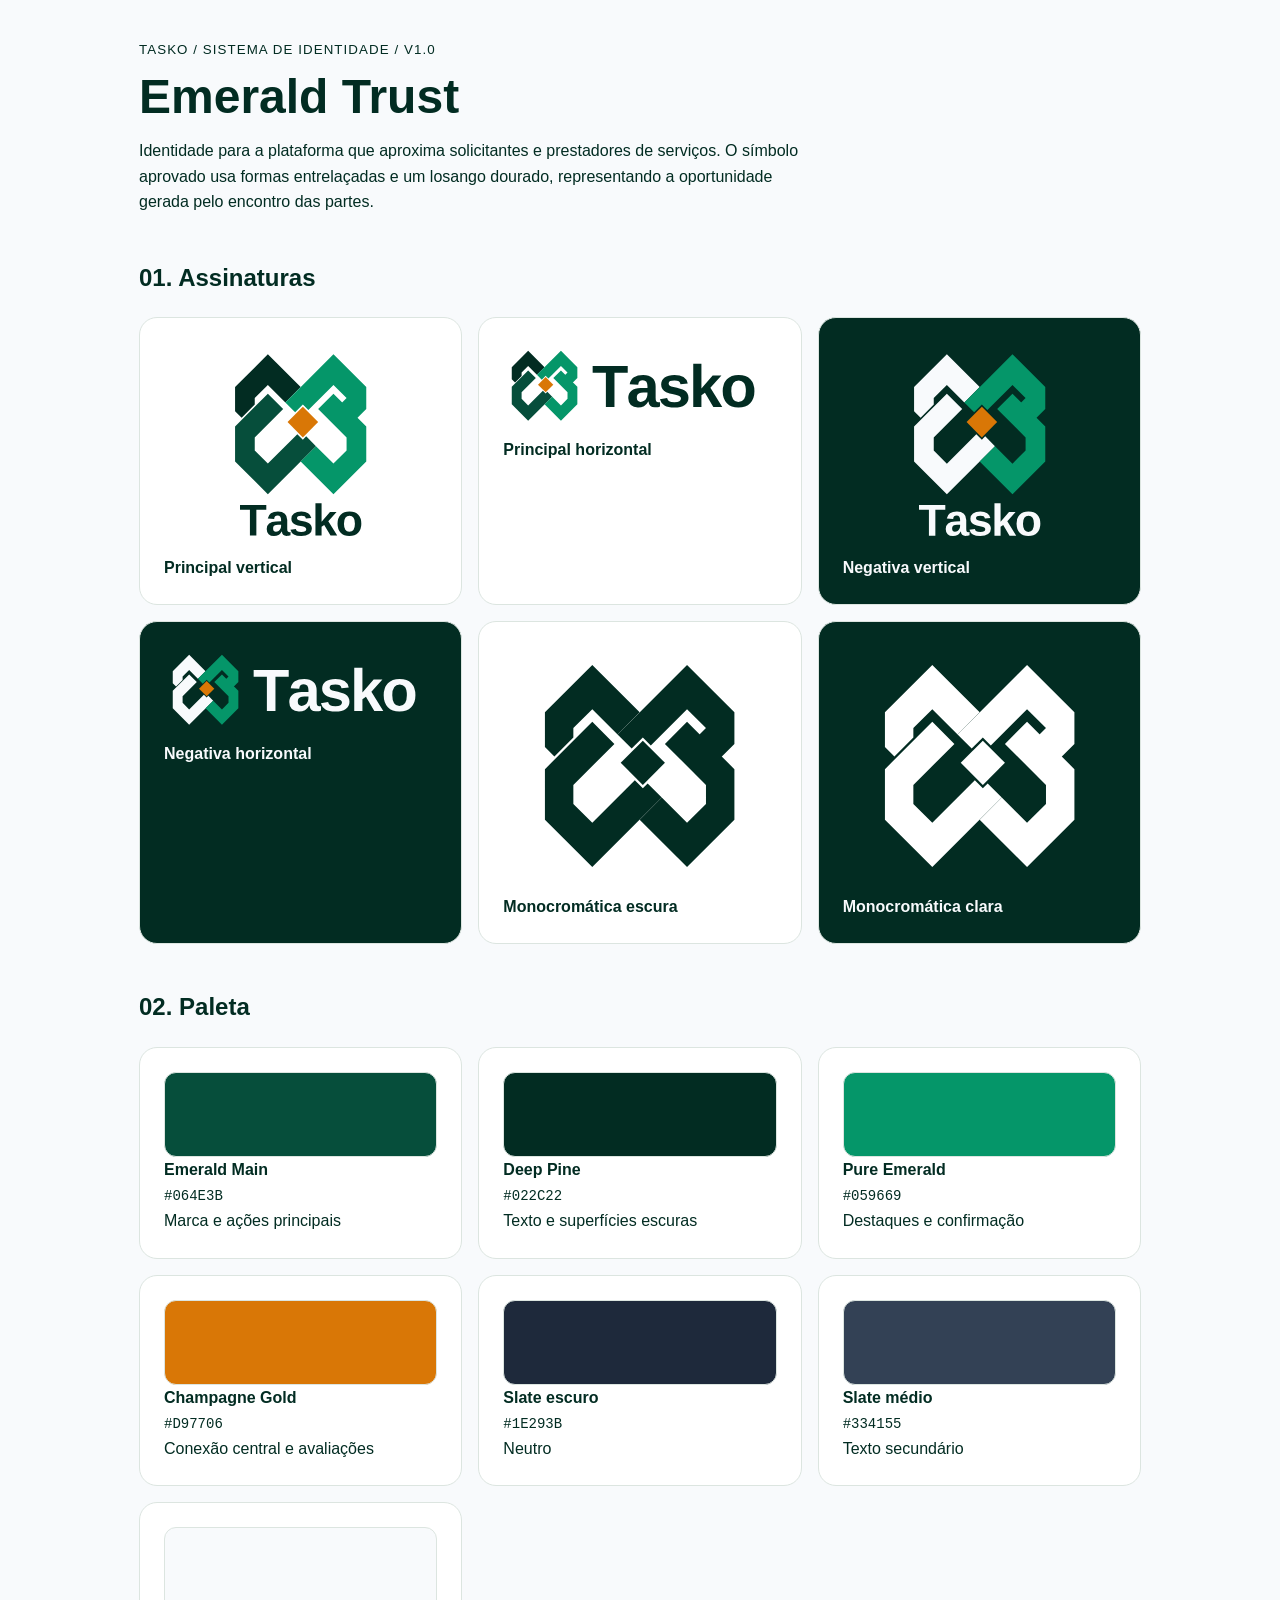
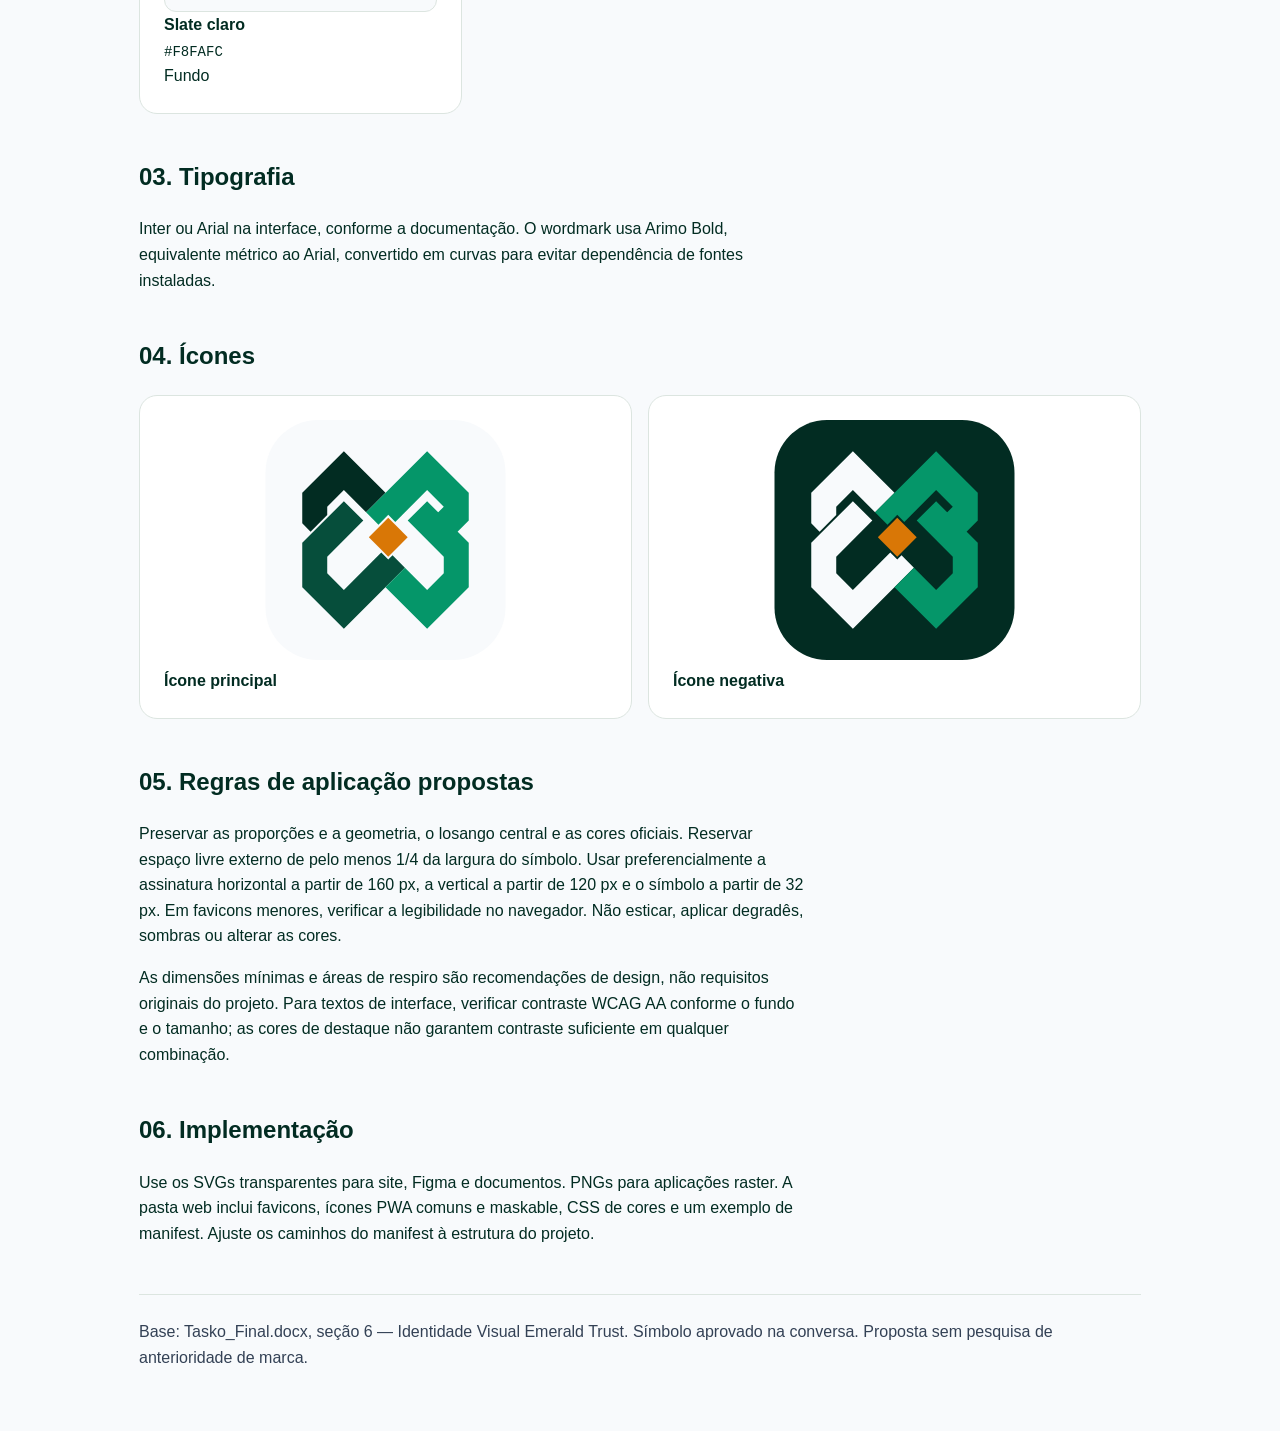
<file: docs/Tasko_kit_identidade_final/guia/guia-de-marca.html>
<!doctype html><html lang="pt-BR"><meta charset="utf-8"><meta name="viewport" content="width=device-width,initial-scale=1"><title>Tasko | Guia de marca</title><style>*{box-sizing:border-box}body{margin:0;background:#F8FAFC;color:#022C22;font:16px/1.6 Inter,Arial,sans-serif}main{max-width:1050px;margin:auto;padding:36px 24px}h1{font-size:48px;line-height:1.05;margin:10px 0}h2{margin-top:44px}p{max-width:75ch}small{letter-spacing:.08em} .grid{display:grid;grid-template-columns:repeat(auto-fit,minmax(240px,1fr));gap:16px}.tile{background:white;border:1px solid #dce5e0;border-radius:18px;padding:24px}.dark{background:#022C22;color:#F8FAFC}.tile svg{width:100%;height:auto;max-height:240px}.sw{height:85px;border:1px solid #dce5e0;border-radius:12px}code{font-size:14px}footer{margin-top:48px;border-top:1px solid #dce5e0;padding:24px 0;color:#334155}@media print{body{background:white}.tile{break-inside:avoid}*{print-color-adjust:exact;-webkit-print-color-adjust:exact}}</style><main><small>TASKO / SISTEMA DE IDENTIDADE / V1.0</small><h1>Emerald Trust</h1><p>Identidade para a plataforma que aproxima solicitantes e prestadores de serviços. O símbolo aprovado usa formas entrelaçadas e um losango dourado, representando a oportunidade gerada pelo encontro das partes.</p><h2>01. Assinaturas</h2><div class="grid"><div class="tile "><svg xmlns="http://www.w3.org/2000/svg" width="400" height="300" viewBox="0 0 400 300" role="img" aria-label="Tasko"><g transform="translate(104 18) scale(1.6)"><path fill="#022C22" fill-rule="evenodd" d="M0.0000 52.0000 L6.0000 58.0000 L18.0000 46.0000 L18.0000 40.0000 L30.0000 28.0000 L46.0000 44.0000 L60.0000 30.0000 L30.0000 0.0000 L0.0000 30.0000 Z"/><path fill="#059669" fill-rule="evenodd" d="M90.0000 28.0000 L102.0000 40.0000 L90.0000 52.0000 L104.0000 66.0000 L120.0000 50.0000 L120.0000 30.0000 L90.0000 0.0000 L46.0000 44.0000 L54.9393 52.9393 L62.0000 45.8787 L67.0607 50.9393 Z"/><path fill="#064E3B" fill-rule="evenodd" d="M30.0000 100.0000 L18.0000 88.0000 L18.0000 76.0000 L44.0000 50.0000 L30.0000 36.0000 L0.0000 66.0000 L0.0000 98.0000 L30.0000 128.0000 L74.0000 84.0000 L65.0607 75.0607 L62.0000 78.1213 L56.9393 73.0607 Z"/><path fill="#059669" fill-rule="evenodd" d="M76.0000 50.0000 L102.0000 76.0000 L102.0000 88.0000 L90.0000 100.0000 L74.0000 84.0000 L60.0000 98.0000 L90.0000 128.0000 L120.0000 98.0000 L120.0000 66.0000 L90.0000 36.0000 Z"/><path fill="#D97706" fill-rule="evenodd" d="M62 48 L76 62 L62 76 L48 62 Z"/></g><g fill="#022C22" transform="translate(110.47971 283.36170) scale(0.03191489 -0.03191489)"><path transform="translate(0 0)" d="M773 1181V0H478V1181H23V1409H1229V1181Z"/><path transform="translate(1187.9846153846154 0)" d="M393 -20Q236 -20 148.0 65.5Q60 151 60 306Q60 474 169.5 561.0Q279 648 487 652L720 656V711Q720 817 683.0 868.5Q646 920 562 920Q484 920 447.5 884.5Q411 849 402 767L109 781Q136 939 253.5 1020.5Q371 1102 574 1102Q779 1102 890.0 1001.0Q1001 900 1001 714V320Q1001 229 1021.5 194.5Q1042 160 1090 160Q1122 160 1152 166V14Q1127 8 1107.0 3.0Q1087 -2 1067.0 -5.0Q1047 -8 1024.5 -10.0Q1002 -12 972 -12Q866 -12 815.5 40.0Q765 92 755 193H749Q631 -20 393 -20ZM720 501 576 499Q478 495 437.0 477.5Q396 460 374.5 424.0Q353 388 353 328Q353 251 388.5 213.5Q424 176 483 176Q549 176 603.5 212.0Q658 248 689.0 311.5Q720 375 720 446Z"/><path transform="translate(2263.9692307692308 0)" d="M1055 316Q1055 159 926.5 69.5Q798 -20 571 -20Q348 -20 229.5 50.5Q111 121 72 270L319 307Q340 230 391.5 198.0Q443 166 571 166Q689 166 743.0 196.0Q797 226 797 290Q797 342 753.5 372.5Q710 403 606 424Q368 471 285.0 511.5Q202 552 158.5 616.5Q115 681 115 775Q115 930 234.5 1016.5Q354 1103 573 1103Q766 1103 883.5 1028.0Q1001 953 1030 811L781 785Q769 851 722.0 883.5Q675 916 573 916Q473 916 423.0 890.5Q373 865 373 805Q373 758 411.5 730.5Q450 703 541 685Q668 659 766.5 631.5Q865 604 924.5 566.0Q984 528 1019.5 468.5Q1055 409 1055 316Z"/><path transform="translate(3339.953846153846 0)" d="M834 0 545 490 424 406V0H143V1484H424V634L810 1082H1112L732 660L1141 0Z"/><path transform="translate(4415.9384615384615 0)" d="M1171 542Q1171 279 1025.0 129.5Q879 -20 621 -20Q368 -20 224.0 130.0Q80 280 80 542Q80 803 224.0 952.5Q368 1102 627 1102Q892 1102 1031.5 957.5Q1171 813 1171 542ZM877 542Q877 735 814.0 822.0Q751 909 631 909Q375 909 375 542Q375 361 437.5 266.5Q500 172 618 172Q877 172 877 542Z"/></g></svg><strong>Principal vertical</strong></div><div class="tile "><svg xmlns="http://www.w3.org/2000/svg" width="500" height="160" viewBox="0 0 500 160" role="img" aria-label="Tasko"><g transform="translate(16 16)"><path fill="#022C22" fill-rule="evenodd" d="M0.0000 52.0000 L6.0000 58.0000 L18.0000 46.0000 L18.0000 40.0000 L30.0000 28.0000 L46.0000 44.0000 L60.0000 30.0000 L30.0000 0.0000 L0.0000 30.0000 Z"/><path fill="#059669" fill-rule="evenodd" d="M90.0000 28.0000 L102.0000 40.0000 L90.0000 52.0000 L104.0000 66.0000 L120.0000 50.0000 L120.0000 30.0000 L90.0000 0.0000 L46.0000 44.0000 L54.9393 52.9393 L62.0000 45.8787 L67.0607 50.9393 Z"/><path fill="#064E3B" fill-rule="evenodd" d="M30.0000 100.0000 L18.0000 88.0000 L18.0000 76.0000 L44.0000 50.0000 L30.0000 36.0000 L0.0000 66.0000 L0.0000 98.0000 L30.0000 128.0000 L74.0000 84.0000 L65.0607 75.0607 L62.0000 78.1213 L56.9393 73.0607 Z"/><path fill="#059669" fill-rule="evenodd" d="M76.0000 50.0000 L102.0000 76.0000 L102.0000 88.0000 L90.0000 100.0000 L74.0000 84.0000 L60.0000 98.0000 L90.0000 128.0000 L120.0000 98.0000 L120.0000 66.0000 L90.0000 36.0000 Z"/><path fill="#D97706" fill-rule="evenodd" d="M62 48 L76 62 L62 76 L48 62 Z"/></g><g fill="#022C22" transform="translate(162.77660 118.93617) scale(0.05319149 -0.05319149)"><path transform="translate(0 0)" d="M773 1181V0H478V1181H23V1409H1229V1181Z"/><path transform="translate(1187.9846153846154 0)" d="M393 -20Q236 -20 148.0 65.5Q60 151 60 306Q60 474 169.5 561.0Q279 648 487 652L720 656V711Q720 817 683.0 868.5Q646 920 562 920Q484 920 447.5 884.5Q411 849 402 767L109 781Q136 939 253.5 1020.5Q371 1102 574 1102Q779 1102 890.0 1001.0Q1001 900 1001 714V320Q1001 229 1021.5 194.5Q1042 160 1090 160Q1122 160 1152 166V14Q1127 8 1107.0 3.0Q1087 -2 1067.0 -5.0Q1047 -8 1024.5 -10.0Q1002 -12 972 -12Q866 -12 815.5 40.0Q765 92 755 193H749Q631 -20 393 -20ZM720 501 576 499Q478 495 437.0 477.5Q396 460 374.5 424.0Q353 388 353 328Q353 251 388.5 213.5Q424 176 483 176Q549 176 603.5 212.0Q658 248 689.0 311.5Q720 375 720 446Z"/><path transform="translate(2263.9692307692308 0)" d="M1055 316Q1055 159 926.5 69.5Q798 -20 571 -20Q348 -20 229.5 50.5Q111 121 72 270L319 307Q340 230 391.5 198.0Q443 166 571 166Q689 166 743.0 196.0Q797 226 797 290Q797 342 753.5 372.5Q710 403 606 424Q368 471 285.0 511.5Q202 552 158.5 616.5Q115 681 115 775Q115 930 234.5 1016.5Q354 1103 573 1103Q766 1103 883.5 1028.0Q1001 953 1030 811L781 785Q769 851 722.0 883.5Q675 916 573 916Q473 916 423.0 890.5Q373 865 373 805Q373 758 411.5 730.5Q450 703 541 685Q668 659 766.5 631.5Q865 604 924.5 566.0Q984 528 1019.5 468.5Q1055 409 1055 316Z"/><path transform="translate(3339.953846153846 0)" d="M834 0 545 490 424 406V0H143V1484H424V634L810 1082H1112L732 660L1141 0Z"/><path transform="translate(4415.9384615384615 0)" d="M1171 542Q1171 279 1025.0 129.5Q879 -20 621 -20Q368 -20 224.0 130.0Q80 280 80 542Q80 803 224.0 952.5Q368 1102 627 1102Q892 1102 1031.5 957.5Q1171 813 1171 542ZM877 542Q877 735 814.0 822.0Q751 909 631 909Q375 909 375 542Q375 361 437.5 266.5Q500 172 618 172Q877 172 877 542Z"/></g></svg><strong>Principal horizontal</strong></div><div class="tile dark"><svg xmlns="http://www.w3.org/2000/svg" width="400" height="300" viewBox="0 0 400 300" role="img" aria-label="Tasko"><g transform="translate(104 18) scale(1.6)"><path fill="#F8FAFC" fill-rule="evenodd" d="M0.0000 52.0000 L6.0000 58.0000 L18.0000 46.0000 L18.0000 40.0000 L30.0000 28.0000 L46.0000 44.0000 L60.0000 30.0000 L30.0000 0.0000 L0.0000 30.0000 Z"/><path fill="#059669" fill-rule="evenodd" d="M90.0000 28.0000 L102.0000 40.0000 L90.0000 52.0000 L104.0000 66.0000 L120.0000 50.0000 L120.0000 30.0000 L90.0000 0.0000 L46.0000 44.0000 L54.9393 52.9393 L62.0000 45.8787 L67.0607 50.9393 Z"/><path fill="#F8FAFC" fill-rule="evenodd" d="M30.0000 100.0000 L18.0000 88.0000 L18.0000 76.0000 L44.0000 50.0000 L30.0000 36.0000 L0.0000 66.0000 L0.0000 98.0000 L30.0000 128.0000 L74.0000 84.0000 L65.0607 75.0607 L62.0000 78.1213 L56.9393 73.0607 Z"/><path fill="#059669" fill-rule="evenodd" d="M76.0000 50.0000 L102.0000 76.0000 L102.0000 88.0000 L90.0000 100.0000 L74.0000 84.0000 L60.0000 98.0000 L90.0000 128.0000 L120.0000 98.0000 L120.0000 66.0000 L90.0000 36.0000 Z"/><path fill="#D97706" fill-rule="evenodd" d="M62 48 L76 62 L62 76 L48 62 Z"/></g><g fill="#F8FAFC" transform="translate(110.47971 283.36170) scale(0.03191489 -0.03191489)"><path transform="translate(0 0)" d="M773 1181V0H478V1181H23V1409H1229V1181Z"/><path transform="translate(1187.9846153846154 0)" d="M393 -20Q236 -20 148.0 65.5Q60 151 60 306Q60 474 169.5 561.0Q279 648 487 652L720 656V711Q720 817 683.0 868.5Q646 920 562 920Q484 920 447.5 884.5Q411 849 402 767L109 781Q136 939 253.5 1020.5Q371 1102 574 1102Q779 1102 890.0 1001.0Q1001 900 1001 714V320Q1001 229 1021.5 194.5Q1042 160 1090 160Q1122 160 1152 166V14Q1127 8 1107.0 3.0Q1087 -2 1067.0 -5.0Q1047 -8 1024.5 -10.0Q1002 -12 972 -12Q866 -12 815.5 40.0Q765 92 755 193H749Q631 -20 393 -20ZM720 501 576 499Q478 495 437.0 477.5Q396 460 374.5 424.0Q353 388 353 328Q353 251 388.5 213.5Q424 176 483 176Q549 176 603.5 212.0Q658 248 689.0 311.5Q720 375 720 446Z"/><path transform="translate(2263.9692307692308 0)" d="M1055 316Q1055 159 926.5 69.5Q798 -20 571 -20Q348 -20 229.5 50.5Q111 121 72 270L319 307Q340 230 391.5 198.0Q443 166 571 166Q689 166 743.0 196.0Q797 226 797 290Q797 342 753.5 372.5Q710 403 606 424Q368 471 285.0 511.5Q202 552 158.5 616.5Q115 681 115 775Q115 930 234.5 1016.5Q354 1103 573 1103Q766 1103 883.5 1028.0Q1001 953 1030 811L781 785Q769 851 722.0 883.5Q675 916 573 916Q473 916 423.0 890.5Q373 865 373 805Q373 758 411.5 730.5Q450 703 541 685Q668 659 766.5 631.5Q865 604 924.5 566.0Q984 528 1019.5 468.5Q1055 409 1055 316Z"/><path transform="translate(3339.953846153846 0)" d="M834 0 545 490 424 406V0H143V1484H424V634L810 1082H1112L732 660L1141 0Z"/><path transform="translate(4415.9384615384615 0)" d="M1171 542Q1171 279 1025.0 129.5Q879 -20 621 -20Q368 -20 224.0 130.0Q80 280 80 542Q80 803 224.0 952.5Q368 1102 627 1102Q892 1102 1031.5 957.5Q1171 813 1171 542ZM877 542Q877 735 814.0 822.0Q751 909 631 909Q375 909 375 542Q375 361 437.5 266.5Q500 172 618 172Q877 172 877 542Z"/></g></svg><strong>Negativa vertical</strong></div><div class="tile dark"><svg xmlns="http://www.w3.org/2000/svg" width="500" height="160" viewBox="0 0 500 160" role="img" aria-label="Tasko"><g transform="translate(16 16)"><path fill="#F8FAFC" fill-rule="evenodd" d="M0.0000 52.0000 L6.0000 58.0000 L18.0000 46.0000 L18.0000 40.0000 L30.0000 28.0000 L46.0000 44.0000 L60.0000 30.0000 L30.0000 0.0000 L0.0000 30.0000 Z"/><path fill="#059669" fill-rule="evenodd" d="M90.0000 28.0000 L102.0000 40.0000 L90.0000 52.0000 L104.0000 66.0000 L120.0000 50.0000 L120.0000 30.0000 L90.0000 0.0000 L46.0000 44.0000 L54.9393 52.9393 L62.0000 45.8787 L67.0607 50.9393 Z"/><path fill="#F8FAFC" fill-rule="evenodd" d="M30.0000 100.0000 L18.0000 88.0000 L18.0000 76.0000 L44.0000 50.0000 L30.0000 36.0000 L0.0000 66.0000 L0.0000 98.0000 L30.0000 128.0000 L74.0000 84.0000 L65.0607 75.0607 L62.0000 78.1213 L56.9393 73.0607 Z"/><path fill="#059669" fill-rule="evenodd" d="M76.0000 50.0000 L102.0000 76.0000 L102.0000 88.0000 L90.0000 100.0000 L74.0000 84.0000 L60.0000 98.0000 L90.0000 128.0000 L120.0000 98.0000 L120.0000 66.0000 L90.0000 36.0000 Z"/><path fill="#D97706" fill-rule="evenodd" d="M62 48 L76 62 L62 76 L48 62 Z"/></g><g fill="#F8FAFC" transform="translate(162.77660 118.93617) scale(0.05319149 -0.05319149)"><path transform="translate(0 0)" d="M773 1181V0H478V1181H23V1409H1229V1181Z"/><path transform="translate(1187.9846153846154 0)" d="M393 -20Q236 -20 148.0 65.5Q60 151 60 306Q60 474 169.5 561.0Q279 648 487 652L720 656V711Q720 817 683.0 868.5Q646 920 562 920Q484 920 447.5 884.5Q411 849 402 767L109 781Q136 939 253.5 1020.5Q371 1102 574 1102Q779 1102 890.0 1001.0Q1001 900 1001 714V320Q1001 229 1021.5 194.5Q1042 160 1090 160Q1122 160 1152 166V14Q1127 8 1107.0 3.0Q1087 -2 1067.0 -5.0Q1047 -8 1024.5 -10.0Q1002 -12 972 -12Q866 -12 815.5 40.0Q765 92 755 193H749Q631 -20 393 -20ZM720 501 576 499Q478 495 437.0 477.5Q396 460 374.5 424.0Q353 388 353 328Q353 251 388.5 213.5Q424 176 483 176Q549 176 603.5 212.0Q658 248 689.0 311.5Q720 375 720 446Z"/><path transform="translate(2263.9692307692308 0)" d="M1055 316Q1055 159 926.5 69.5Q798 -20 571 -20Q348 -20 229.5 50.5Q111 121 72 270L319 307Q340 230 391.5 198.0Q443 166 571 166Q689 166 743.0 196.0Q797 226 797 290Q797 342 753.5 372.5Q710 403 606 424Q368 471 285.0 511.5Q202 552 158.5 616.5Q115 681 115 775Q115 930 234.5 1016.5Q354 1103 573 1103Q766 1103 883.5 1028.0Q1001 953 1030 811L781 785Q769 851 722.0 883.5Q675 916 573 916Q473 916 423.0 890.5Q373 865 373 805Q373 758 411.5 730.5Q450 703 541 685Q668 659 766.5 631.5Q865 604 924.5 566.0Q984 528 1019.5 468.5Q1055 409 1055 316Z"/><path transform="translate(3339.953846153846 0)" d="M834 0 545 490 424 406V0H143V1484H424V634L810 1082H1112L732 660L1141 0Z"/><path transform="translate(4415.9384615384615 0)" d="M1171 542Q1171 279 1025.0 129.5Q879 -20 621 -20Q368 -20 224.0 130.0Q80 280 80 542Q80 803 224.0 952.5Q368 1102 627 1102Q892 1102 1031.5 957.5Q1171 813 1171 542ZM877 542Q877 735 814.0 822.0Q751 909 631 909Q375 909 375 542Q375 361 437.5 266.5Q500 172 618 172Q877 172 877 542Z"/></g></svg><strong>Negativa horizontal</strong></div><div class="tile "><svg xmlns="http://www.w3.org/2000/svg" width="144" height="152" viewBox="0 0 144 152" role="img" aria-label="Tasko"><g transform="translate(12 12)"><path fill="#022C22" fill-rule="evenodd" d="M0.0000 52.0000 L6.0000 58.0000 L18.0000 46.0000 L18.0000 40.0000 L30.0000 28.0000 L46.0000 44.0000 L60.0000 30.0000 L30.0000 0.0000 L0.0000 30.0000 Z"/><path fill="#022C22" fill-rule="evenodd" d="M90.0000 28.0000 L102.0000 40.0000 L90.0000 52.0000 L104.0000 66.0000 L120.0000 50.0000 L120.0000 30.0000 L90.0000 0.0000 L46.0000 44.0000 L54.9393 52.9393 L62.0000 45.8787 L67.0607 50.9393 Z"/><path fill="#022C22" fill-rule="evenodd" d="M30.0000 100.0000 L18.0000 88.0000 L18.0000 76.0000 L44.0000 50.0000 L30.0000 36.0000 L0.0000 66.0000 L0.0000 98.0000 L30.0000 128.0000 L74.0000 84.0000 L65.0607 75.0607 L62.0000 78.1213 L56.9393 73.0607 Z"/><path fill="#022C22" fill-rule="evenodd" d="M76.0000 50.0000 L102.0000 76.0000 L102.0000 88.0000 L90.0000 100.0000 L74.0000 84.0000 L60.0000 98.0000 L90.0000 128.0000 L120.0000 98.0000 L120.0000 66.0000 L90.0000 36.0000 Z"/><path fill="#022C22" fill-rule="evenodd" d="M62 48 L76 62 L62 76 L48 62 Z"/></g></svg><strong>Monocromática escura</strong></div><div class="tile dark"><svg xmlns="http://www.w3.org/2000/svg" width="144" height="152" viewBox="0 0 144 152" role="img" aria-label="Tasko"><g transform="translate(12 12)"><path fill="#FFFFFF" fill-rule="evenodd" d="M0.0000 52.0000 L6.0000 58.0000 L18.0000 46.0000 L18.0000 40.0000 L30.0000 28.0000 L46.0000 44.0000 L60.0000 30.0000 L30.0000 0.0000 L0.0000 30.0000 Z"/><path fill="#FFFFFF" fill-rule="evenodd" d="M90.0000 28.0000 L102.0000 40.0000 L90.0000 52.0000 L104.0000 66.0000 L120.0000 50.0000 L120.0000 30.0000 L90.0000 0.0000 L46.0000 44.0000 L54.9393 52.9393 L62.0000 45.8787 L67.0607 50.9393 Z"/><path fill="#FFFFFF" fill-rule="evenodd" d="M30.0000 100.0000 L18.0000 88.0000 L18.0000 76.0000 L44.0000 50.0000 L30.0000 36.0000 L0.0000 66.0000 L0.0000 98.0000 L30.0000 128.0000 L74.0000 84.0000 L65.0607 75.0607 L62.0000 78.1213 L56.9393 73.0607 Z"/><path fill="#FFFFFF" fill-rule="evenodd" d="M76.0000 50.0000 L102.0000 76.0000 L102.0000 88.0000 L90.0000 100.0000 L74.0000 84.0000 L60.0000 98.0000 L90.0000 128.0000 L120.0000 98.0000 L120.0000 66.0000 L90.0000 36.0000 Z"/><path fill="#FFFFFF" fill-rule="evenodd" d="M62 48 L76 62 L62 76 L48 62 Z"/></g></svg><strong>Monocromática clara</strong></div></div><h2>02. Paleta</h2><div class="grid"><div class="tile"><div class="sw" style="background:#064E3B"></div><strong>Emerald Main</strong><br><code>#064E3B</code><br>Marca e ações principais</div><div class="tile"><div class="sw" style="background:#022C22"></div><strong>Deep Pine</strong><br><code>#022C22</code><br>Texto e superfícies escuras</div><div class="tile"><div class="sw" style="background:#059669"></div><strong>Pure Emerald</strong><br><code>#059669</code><br>Destaques e confirmação</div><div class="tile"><div class="sw" style="background:#D97706"></div><strong>Champagne Gold</strong><br><code>#D97706</code><br>Conexão central e avaliações</div><div class="tile"><div class="sw" style="background:#1E293B"></div><strong>Slate escuro</strong><br><code>#1E293B</code><br>Neutro</div><div class="tile"><div class="sw" style="background:#334155"></div><strong>Slate médio</strong><br><code>#334155</code><br>Texto secundário</div><div class="tile"><div class="sw" style="background:#F8FAFC"></div><strong>Slate claro</strong><br><code>#F8FAFC</code><br>Fundo</div></div><h2>03. Tipografia</h2><p>Inter ou Arial na interface, conforme a documentação. O wordmark usa Arimo Bold, equivalente métrico ao Arial, convertido em curvas para evitar dependência de fontes instaladas.</p><h2>04. Ícones</h2><div class="grid"><div class="tile"><svg xmlns="http://www.w3.org/2000/svg" width="256" height="256" viewBox="0 0 256 256" role="img" aria-label="Tasko"><rect width="256" height="256" rx="56" fill="#F8FAFC"/><g transform="translate(39.2 33.28) scale(1.48)"><path fill="#022C22" fill-rule="evenodd" d="M0.0000 52.0000 L6.0000 58.0000 L18.0000 46.0000 L18.0000 40.0000 L30.0000 28.0000 L46.0000 44.0000 L60.0000 30.0000 L30.0000 0.0000 L0.0000 30.0000 Z"/><path fill="#059669" fill-rule="evenodd" d="M90.0000 28.0000 L102.0000 40.0000 L90.0000 52.0000 L104.0000 66.0000 L120.0000 50.0000 L120.0000 30.0000 L90.0000 0.0000 L46.0000 44.0000 L54.9393 52.9393 L62.0000 45.8787 L67.0607 50.9393 Z"/><path fill="#064E3B" fill-rule="evenodd" d="M30.0000 100.0000 L18.0000 88.0000 L18.0000 76.0000 L44.0000 50.0000 L30.0000 36.0000 L0.0000 66.0000 L0.0000 98.0000 L30.0000 128.0000 L74.0000 84.0000 L65.0607 75.0607 L62.0000 78.1213 L56.9393 73.0607 Z"/><path fill="#059669" fill-rule="evenodd" d="M76.0000 50.0000 L102.0000 76.0000 L102.0000 88.0000 L90.0000 100.0000 L74.0000 84.0000 L60.0000 98.0000 L90.0000 128.0000 L120.0000 98.0000 L120.0000 66.0000 L90.0000 36.0000 Z"/><path fill="#D97706" fill-rule="evenodd" d="M62 48 L76 62 L62 76 L48 62 Z"/></g></svg><strong>Ícone principal</strong></div><div class="tile"><svg xmlns="http://www.w3.org/2000/svg" width="256" height="256" viewBox="0 0 256 256" role="img" aria-label="Tasko"><rect width="256" height="256" rx="56" fill="#022C22"/><g transform="translate(39.2 33.28) scale(1.48)"><path fill="#F8FAFC" fill-rule="evenodd" d="M0.0000 52.0000 L6.0000 58.0000 L18.0000 46.0000 L18.0000 40.0000 L30.0000 28.0000 L46.0000 44.0000 L60.0000 30.0000 L30.0000 0.0000 L0.0000 30.0000 Z"/><path fill="#059669" fill-rule="evenodd" d="M90.0000 28.0000 L102.0000 40.0000 L90.0000 52.0000 L104.0000 66.0000 L120.0000 50.0000 L120.0000 30.0000 L90.0000 0.0000 L46.0000 44.0000 L54.9393 52.9393 L62.0000 45.8787 L67.0607 50.9393 Z"/><path fill="#F8FAFC" fill-rule="evenodd" d="M30.0000 100.0000 L18.0000 88.0000 L18.0000 76.0000 L44.0000 50.0000 L30.0000 36.0000 L0.0000 66.0000 L0.0000 98.0000 L30.0000 128.0000 L74.0000 84.0000 L65.0607 75.0607 L62.0000 78.1213 L56.9393 73.0607 Z"/><path fill="#059669" fill-rule="evenodd" d="M76.0000 50.0000 L102.0000 76.0000 L102.0000 88.0000 L90.0000 100.0000 L74.0000 84.0000 L60.0000 98.0000 L90.0000 128.0000 L120.0000 98.0000 L120.0000 66.0000 L90.0000 36.0000 Z"/><path fill="#D97706" fill-rule="evenodd" d="M62 48 L76 62 L62 76 L48 62 Z"/></g></svg><strong>Ícone negativa</strong></div></div><h2>05. Regras de aplicação propostas</h2><p>Preservar as proporções e a geometria, o losango central e as cores oficiais. Reservar espaço livre externo de pelo menos 1/4 da largura do símbolo. Usar preferencialmente a assinatura horizontal a partir de 160 px, a vertical a partir de 120 px e o símbolo a partir de 32 px. Em favicons menores, verificar a legibilidade no navegador. Não esticar, aplicar degradês, sombras ou alterar as cores.</p><p>As dimensões mínimas e áreas de respiro são recomendações de design, não requisitos originais do projeto. Para textos de interface, verificar contraste WCAG AA conforme o fundo e o tamanho; as cores de destaque não garantem contraste suficiente em qualquer combinação.</p><h2>06. Implementação</h2><p>Use os SVGs transparentes para site, Figma e documentos. PNGs para aplicações raster. A pasta web inclui favicons, ícones PWA comuns e maskable, CSS de cores e um exemplo de manifest. Ajuste os caminhos do manifest à estrutura do projeto.</p><footer>Base: Tasko_Final.docx, seção 6 — Identidade Visual Emerald Trust. Símbolo aprovado na conversa. Proposta sem pesquisa de anterioridade de marca.</footer></main></html>
</file>
